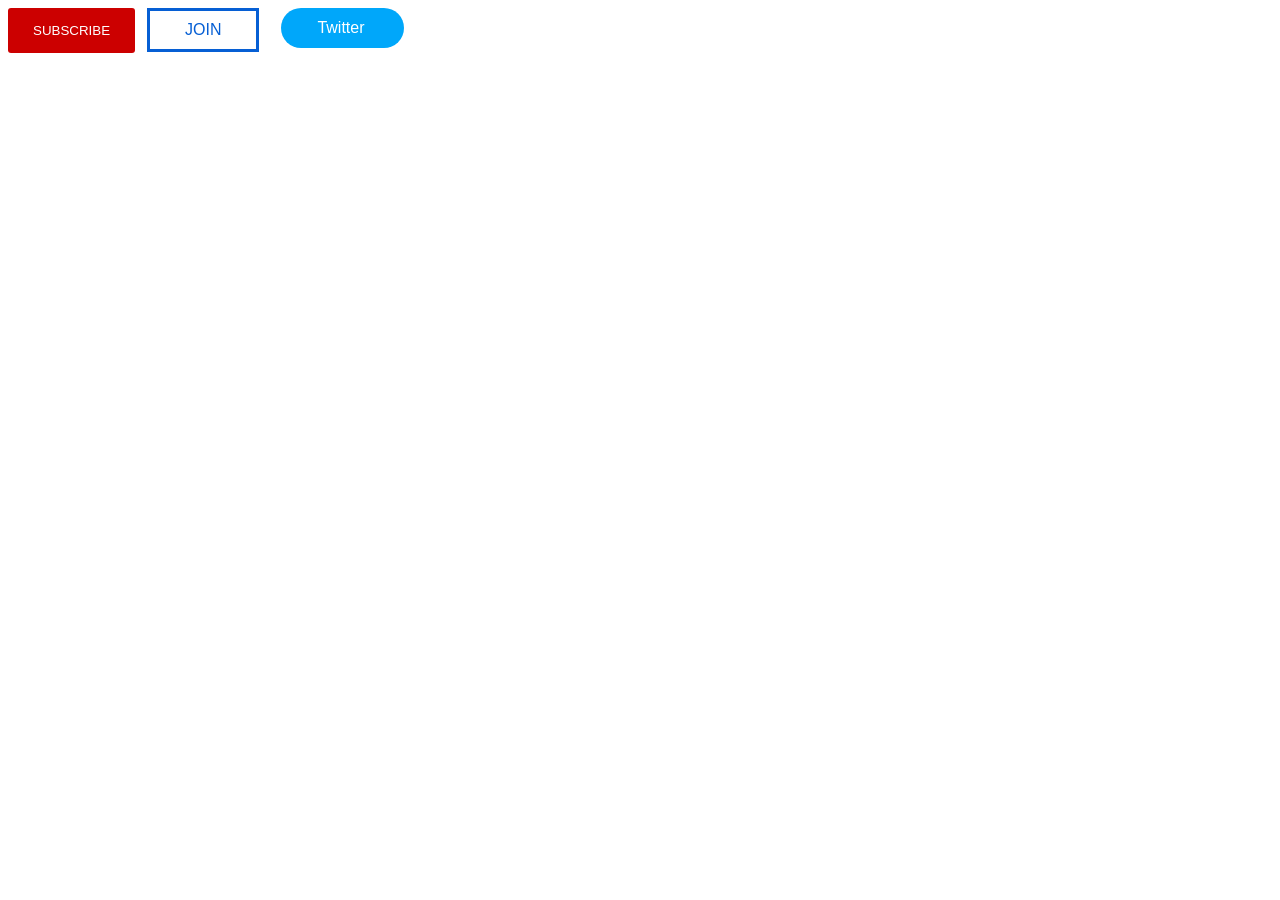
<file: buttons.html>
<!DOCTYPE html>
<html>
  <head>
    <title>Button work</title>
    <link rel="stylesheet" href="buttonstyle.css">
  </head>
  <body>
    <button class="Subscribe-button">
    SUBSCRIBE
    </button>
<button class="Join-button">
    JOIN
 </button>
 <button class="twitter-button">
    Twitter
</button>

  </body>
</html>
</file>
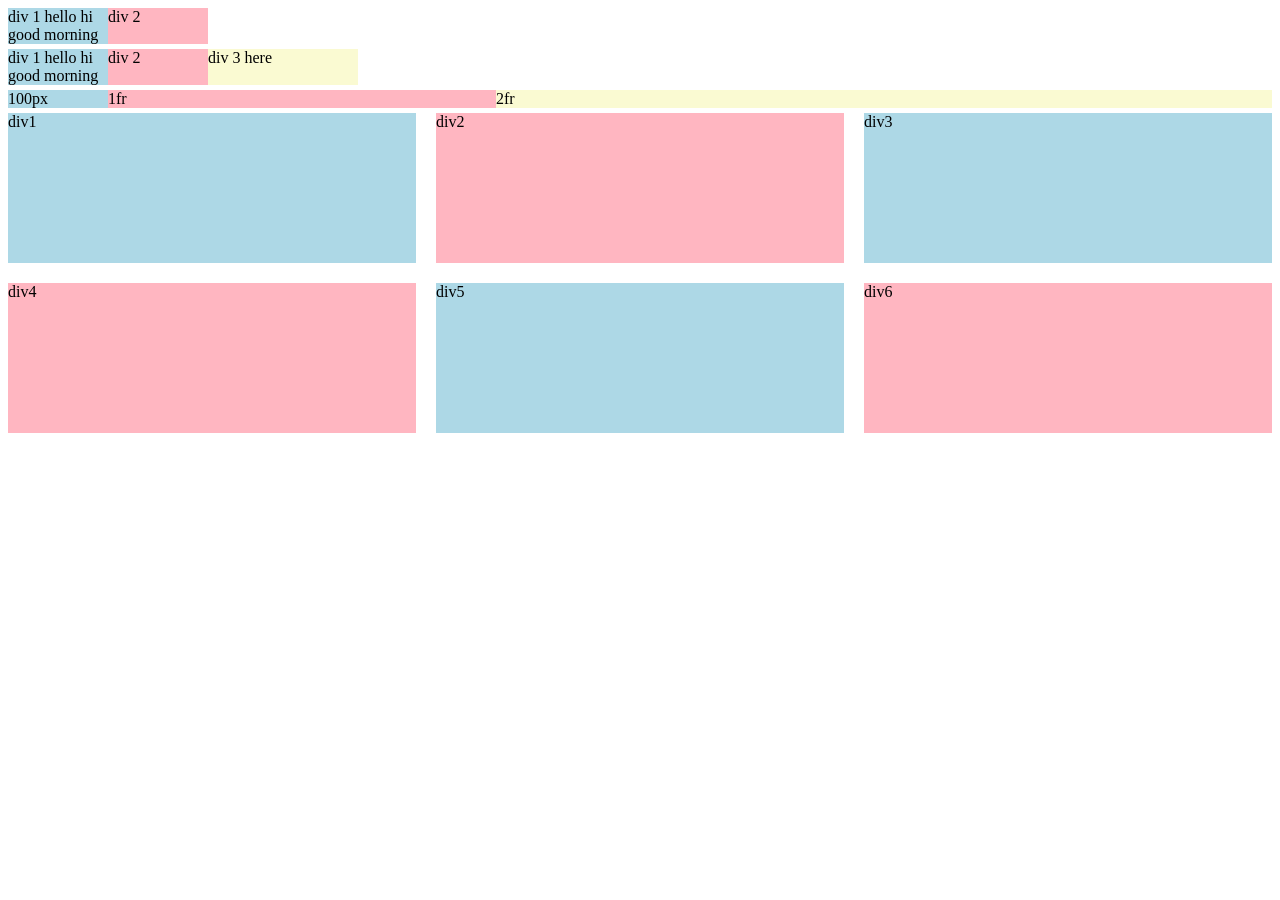
<file: grid.html>
<!DOCTYPE html>
<html>
    <head>
        <title>Grid Practice</title>
    </head>

    <body>
        <div style="
            display: grid;
            grid-template-columns: 100px 100px;
            ">
            <div style="background-color:lightblue;">div 1 hello hi good morning</div>
            <div style="background-color:lightpink;">div 2</div>
        </div>

        <div style="
            margin-top: 5px;
            display: grid;
            grid-template-columns: 100px 100px 150px;
            ">
           <div style="background-color:lightblue;">div 1 hello hi good morning</div>
            <div style="background-color:lightpink;">div 2</div>
            <div style="background-color:lightgoldenrodyellow ;">div 3 here</div>
        </div>

          <div style="
            margin-top: 5px;
            display: grid;
            grid-template-columns: 100px 1fr 2fr;
            ">
           <div style="background-color:lightblue;">100px </div>
            <div style="background-color:lightpink;">1fr</div>
            <div style="background-color:lightgoldenrodyellow ;">2fr</div>
        </div>

         <div style="
            margin-top: 5px;
            display: grid;
            grid-template-columns: 1fr 1fr 1fr;
            column-gap: 20px;
            row-gap: 20px;
            ">
           <div style="background-color:lightblue;height: 150px;">div1</div>
            <div style="background-color:lightpink;height: 150px;">div2</div>
            <div style="background-color:lightblue;height: 150px;">div3</div>
            <div style="background-color:lightpink;height: 150px;">div4</div>
            <div style="background-color:lightblue;height: 150px;">div5</div>
            <div style="background-color:lightpink;height: 150px;">div6</div>
        </div>
    </body>
</html>
</file>
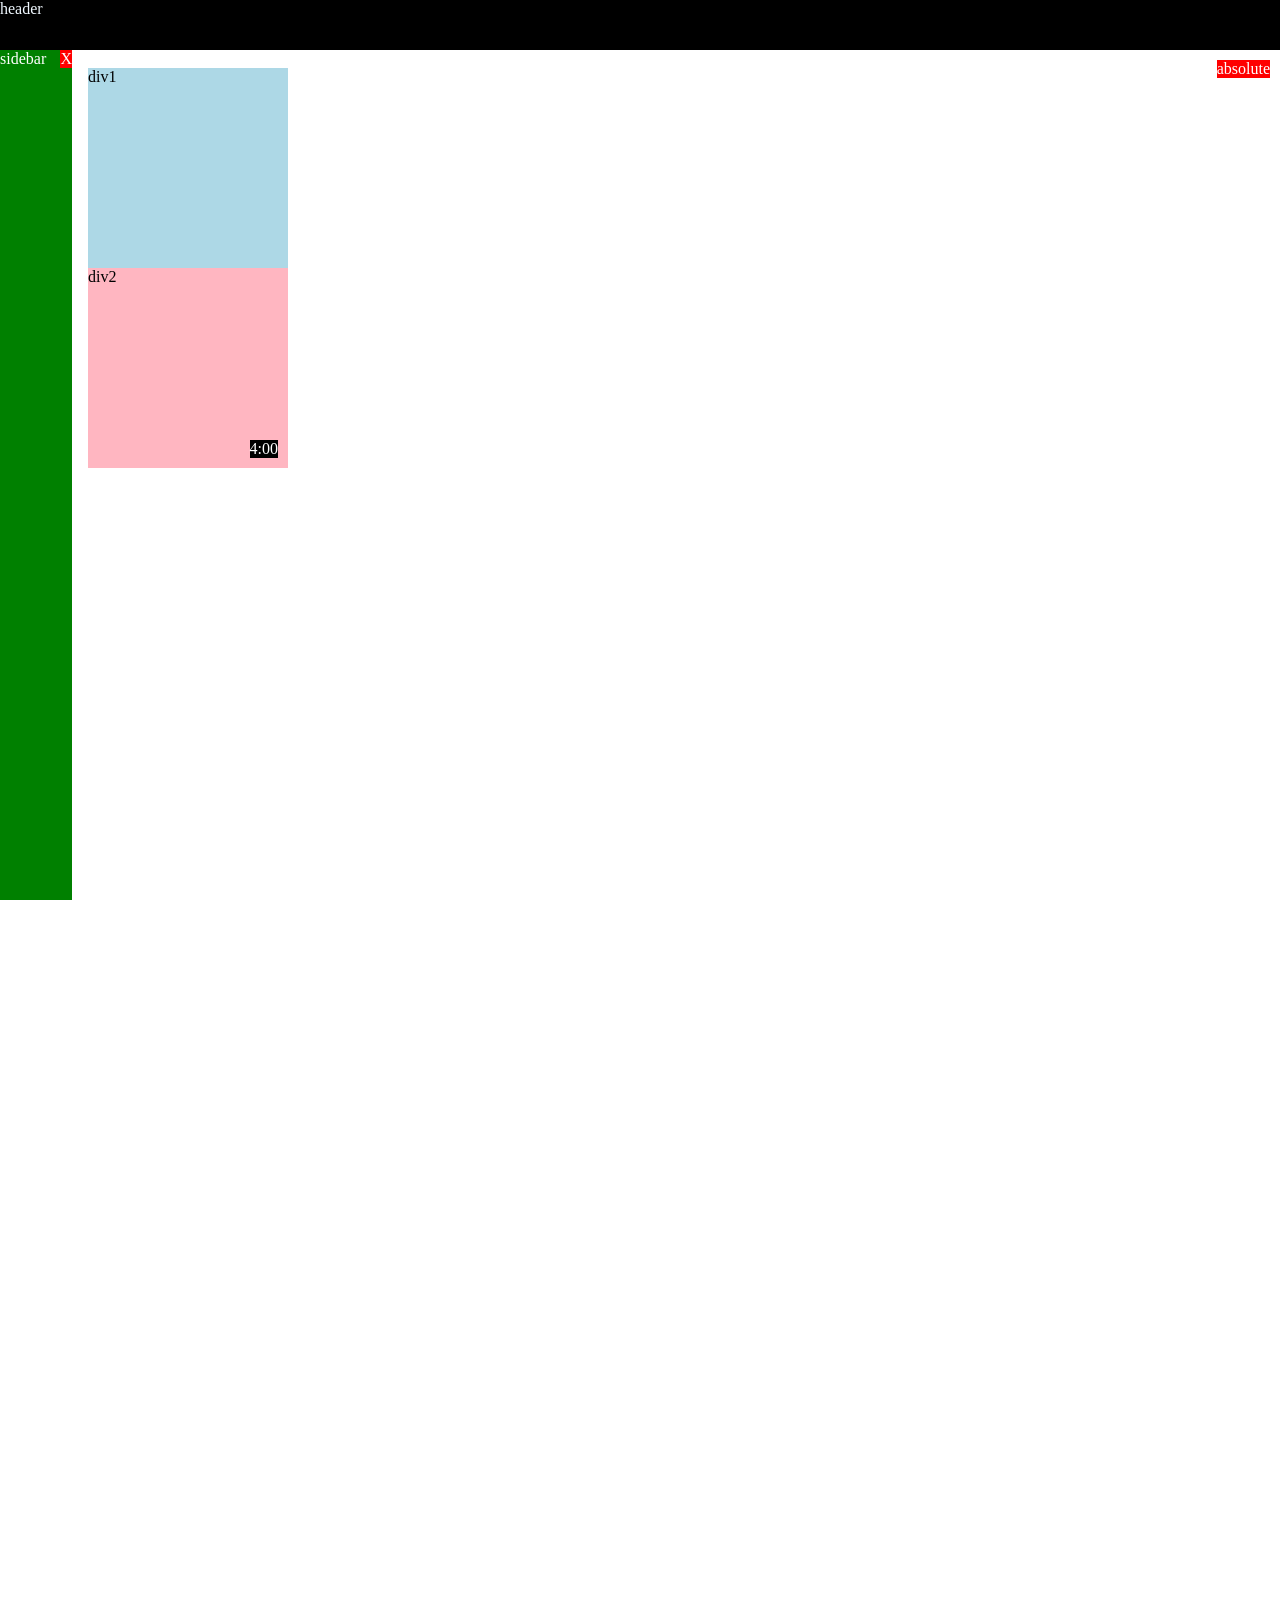
<file: position.html>
<!DOCTYPE html>
<html>
    <head>
        <title>position html</title>
    </head>
    <body style="height: 4000px;
    padding-top: 60px;
    padding-left:80px;">
        <div style="
            background-color:black ;
            color: aliceblue;
            position: fixed;
            top:0;
            left: 0;
            right:0;
            height: 50px;
            ">header</div>

            <div style="
            background-color: green;
            color: white;
            position: fixed;
            top: 50px;
            bottom: 0;
            left: 0;
           width: 72px;
            ">
                sidebar
                 <div style="
            position: absolute;
            background-color: red;
            color: white;
            right: 0px;
            top: 0px;
            ">
               X
            </div>
            </div>
            
            <div style="
            position: absolute;
            background-color: red;
            color: white;
            right: 10px;
            top: 60px;
            ">
                absolute
            </div>

        <div style="
            background-color: lightblue;
            width: 200px;
            height: 200px;
            position: static;
           ">div1</div>

        <div style="
            background-color: lightpink;
            width: 200px;
            height: 200px;
            position: relative;
            ">div2
             <div style="
            position: absolute;
            background-color: black;
            color: white;
            right: 10px;
            bottom: 10px;
            ">
                4:00
            </div>
        </div>

            
    </body>
</html>
</file>
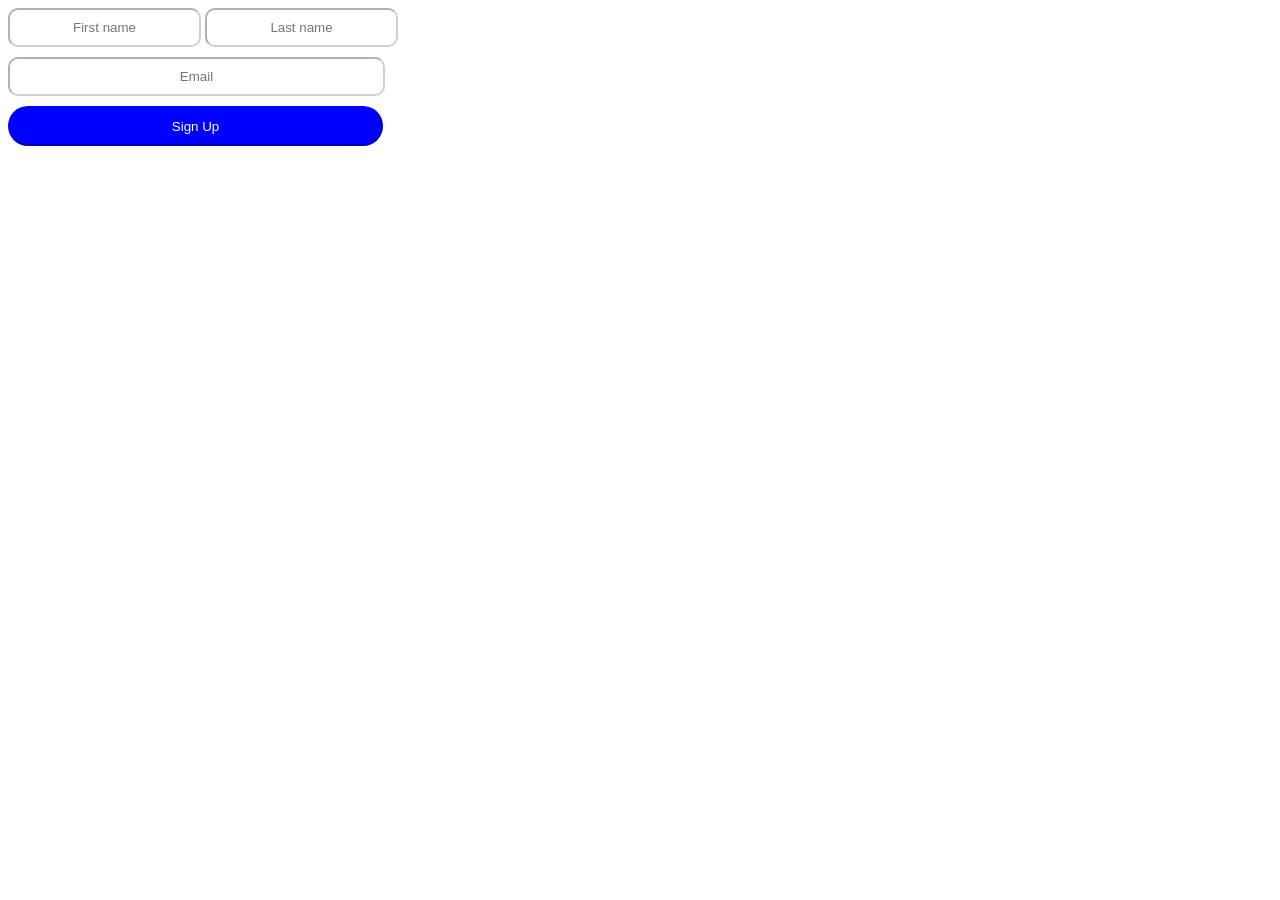
<file: signupform.html>
<!DOCTYPE html>
<head>
    <title>Sign Up</title>
    <style>
        .firstname, .lastname{
            text-align: center;
            padding: 10px;
            border-radius: 10px;
            border-color: rgba(128, 128, 128, 0.368);
        }
        .email{
            display: block;
            margin-top: 10px;
           
            padding: 10px;
            border-radius: 10px;
            border-color: rgba(128, 128, 128, 0.368);
            width: 353px;
             text-align: center;
             
        }
        .Signup-button{
            margin-top: 10px;
            color: white;
            background-color: blue;
            width: 375px;
            height: 40px;
            border-radius: 20px;
            text-align: center;
            border-color: blue;
        }

    </style>
</head>
<body>
<input class="firstname" type="text" placeholder="First name">
<input class="lastname" type="text" placeholder="Last name">
<input class="email" type="text" placeholder="Email">
<button class="Signup-button">
    Sign Up
</button>
</body>
</file>
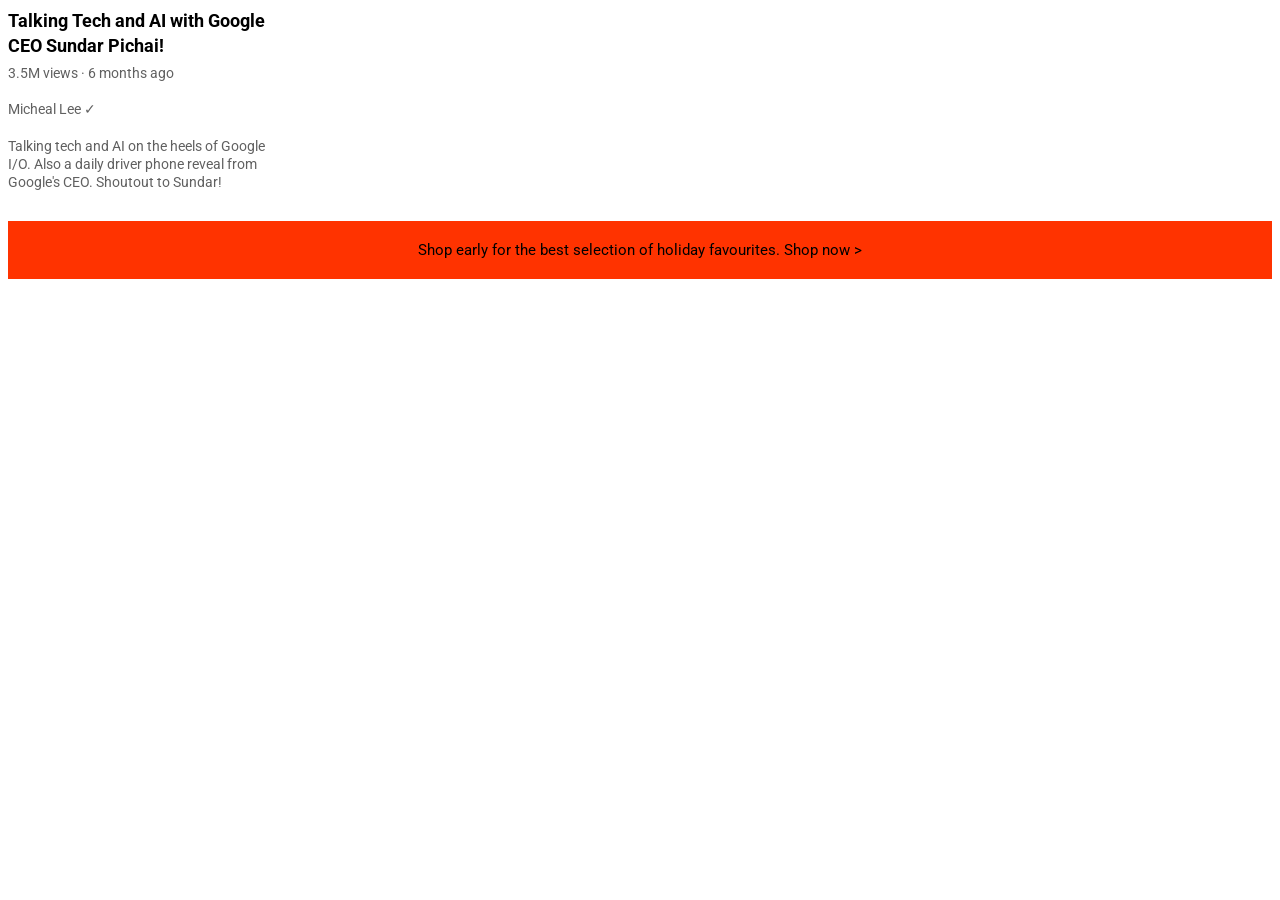
<file: textstyles.html>
<!DOCTYPE html>
<html>
    
    <head>
        <title>Textstyle</title>
       <link rel="preconnect" href="https://fonts.googleapis.com">
<link rel="preconnect" href="https://fonts.gstatic.com" crossorigin>
<link href="https://fonts.googleapis.com/css2?family=Roboto:ital,wght@0,100..900;1,100..900&display=swap" rel="stylesheet">

         <link rel="stylesheet" href="textstylee.css">
</head>
    <body>
<p class="video-title">Talking Tech and AI with Google CEO Sundar Pichai!</p>
<p class="view-dot">3.5M views &#183; 6 months ago </p>
<p class="video-man">Micheal Lee &#10003;</p>
<p class="para-tech">
    Talking tech and AI on the heels of Google I/O. Also a daily driver phone reveal from Google's CEO. Shoutout to Sundar!
</p>
<p class="apple-text">
    Shop early for the best selection of holiday favourites. <span class="span-text">Shop now &#62;</span> 
</p>
</body>
</html>
</file>
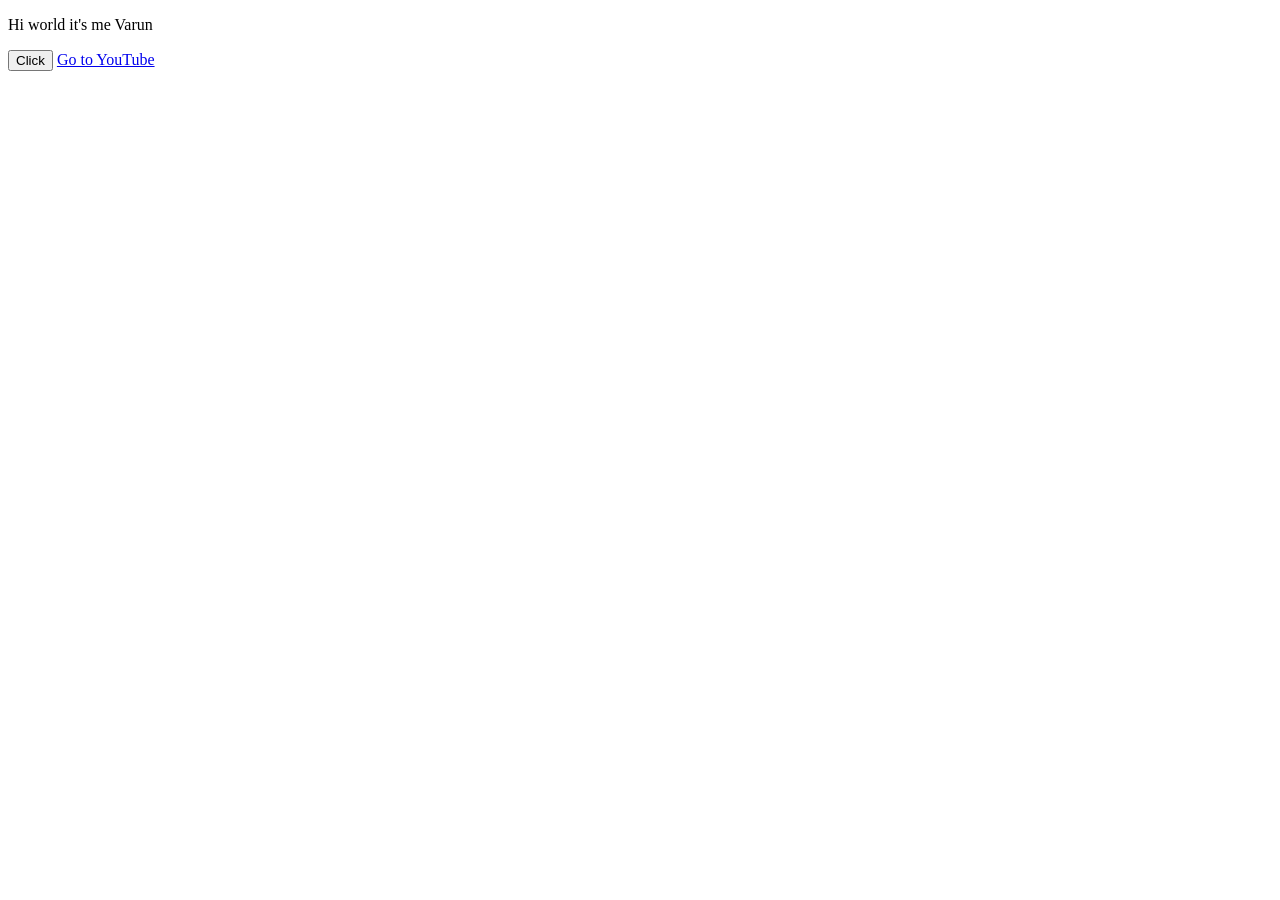
<file: website.html>
<!DOCTYPE html>
<html>
    <head>
        <title>
            My project
        </title>
    </head>
    <body>
        <p>
            Hi world it's me Varun
        </p>
        <button >
            Click
        </button>
        <a href="https://youtube.com/" target="_blank">
            Go to YouTube
        </a>
    </body>
</html>
</file>
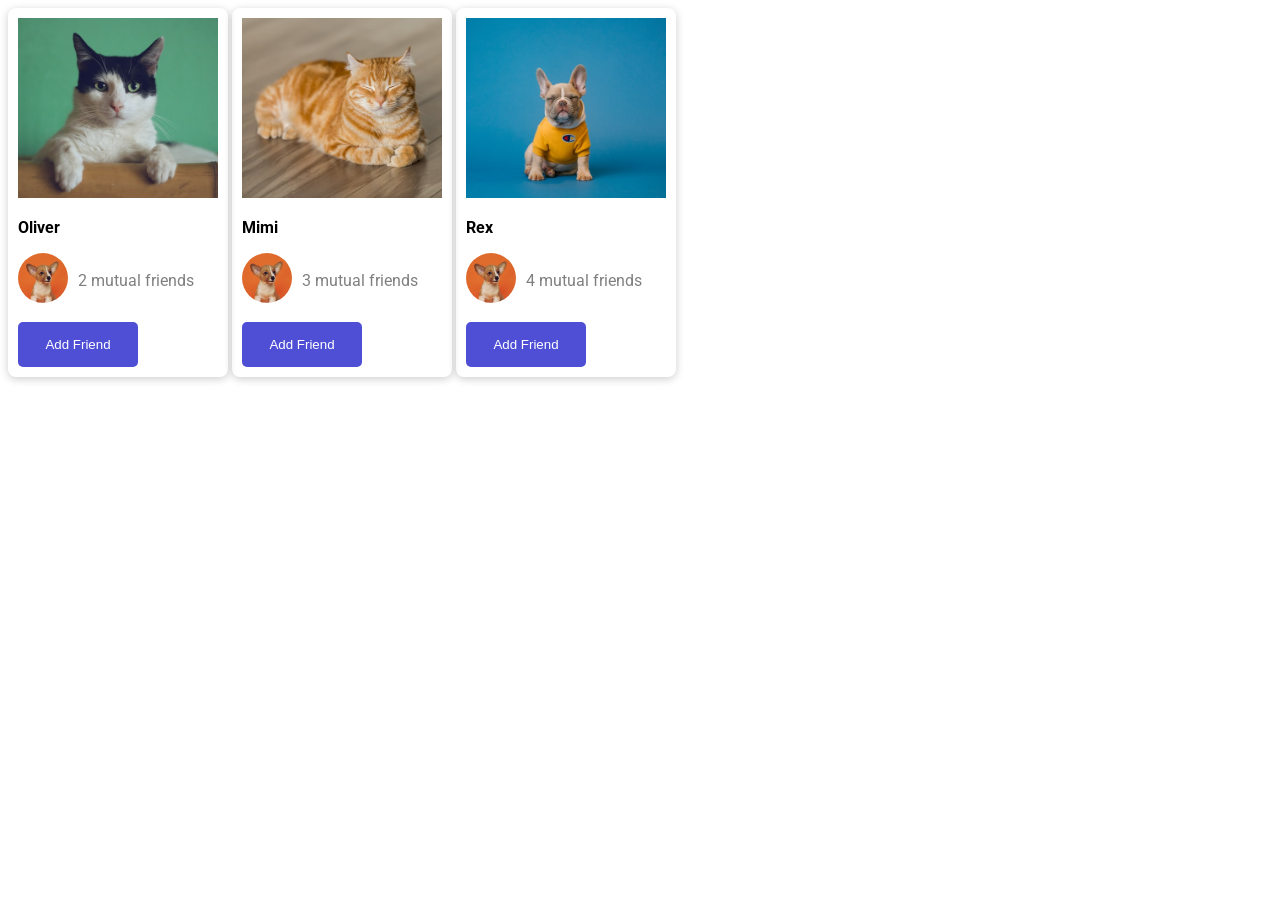
<file: CSSgrids/grid_div.html>
<!DOCTYPE html>
<html>
    <head>
        <title>facebook</title>
    <link rel="preconnect" href="https://fonts.googleapis.com">
    <link rel="preconnect" href="https://fonts.gstatic.com" crossorigin>
    <link href="https://fonts.googleapis.com/css2?family=Roboto:wght@400;500;700&display=swap" rel="stylesheet">


        <style>
            .cat{
                display: inline-block;
                width: 200px;
              padding: 10px;
              border-radius: 8px;
              box-shadow: 0 2px 8px rgba(0, 0, 0, 0.2);
            }

            .cat img{
                width: 200px;
                height:180px;
                object-fit: cover;
            }

            .mutual-dog img{
                width:50px;
                height: 50px;
                border-radius: 50%;
                
            }

           .dog-mutual-row{
            display: grid;
            grid-template-columns: 50px 1fr;
            align-items: center;
            column-gap: 10px;
            margin-bottom: 15px;
           }

           .mutual-text{
            font-family: Roboto,Arial;
            color: gray;
           }

           .button-class{
            color: white;
            background-color: rgba(64, 64, 211, 0.918);
            width: 120px;
            height: 45px;
            border-width: 0px;
            border-radius: 5px;
            opacity: 500;
            cursor: pointer;
           }

           .button-class:hover{
            width: 122px;
            height: 46px;
            background-color: rgb(76, 0, 255);

           }
           
        </style>

    </head>

    <body>
        <div class="grid-head">
        <div class="cat">
           <div>
            <img src="cat.jpg">
           </div> 

           <div class="fb-info">
            <div style="
                font-weight: bolder;
                font-family: Roboto,Arial;
                ">
             <p>Oliver</p>
             </div>
             <div class="dog-mutual-row">
                <div class="mutual-dog"><img src="dog2.jpg"></div>
                <div class="mutual-text"><p>2 mutual friends</p></div>
             </div>
           <button class="button-class">Add Friend</button>
           </div>
           
           </div>


           <div class="cat">
           <div>
            <img src="cat2.jpg">
           </div> 

           <div class="fb-info">
            <div style="
                font-weight: bolder;
                font-family: Roboto,Arial;
                ">
             <p>Mimi</p>
             </div>
             <div class="dog-mutual-row">
                <div class="mutual-dog"><img src="dog2.jpg"></div>
                <div class="mutual-text"><p>3 mutual friends</p></div>
             </div>
           <button class="button-class">Add Friend</button>
           </div>
           
           </div>

           
           <div class="cat">
           <div>
            <img src="dog.jpg">
           </div> 

           <div class="fb-info">
            <div style="
                font-weight: bolder;
                font-family: Roboto,Arial;
                ">
             <p>Rex</p>
             </div>
             <div class="dog-mutual-row">
                <div class="mutual-dog"><img src="dog2.jpg"></div>
                <div class="mutual-text"><p>4 mutual friends</p></div>
             </div>
           <button class="button-class">Add Friend</button>
           </div>
           
           </div>
        </div>

    </body>
</html>
</file>
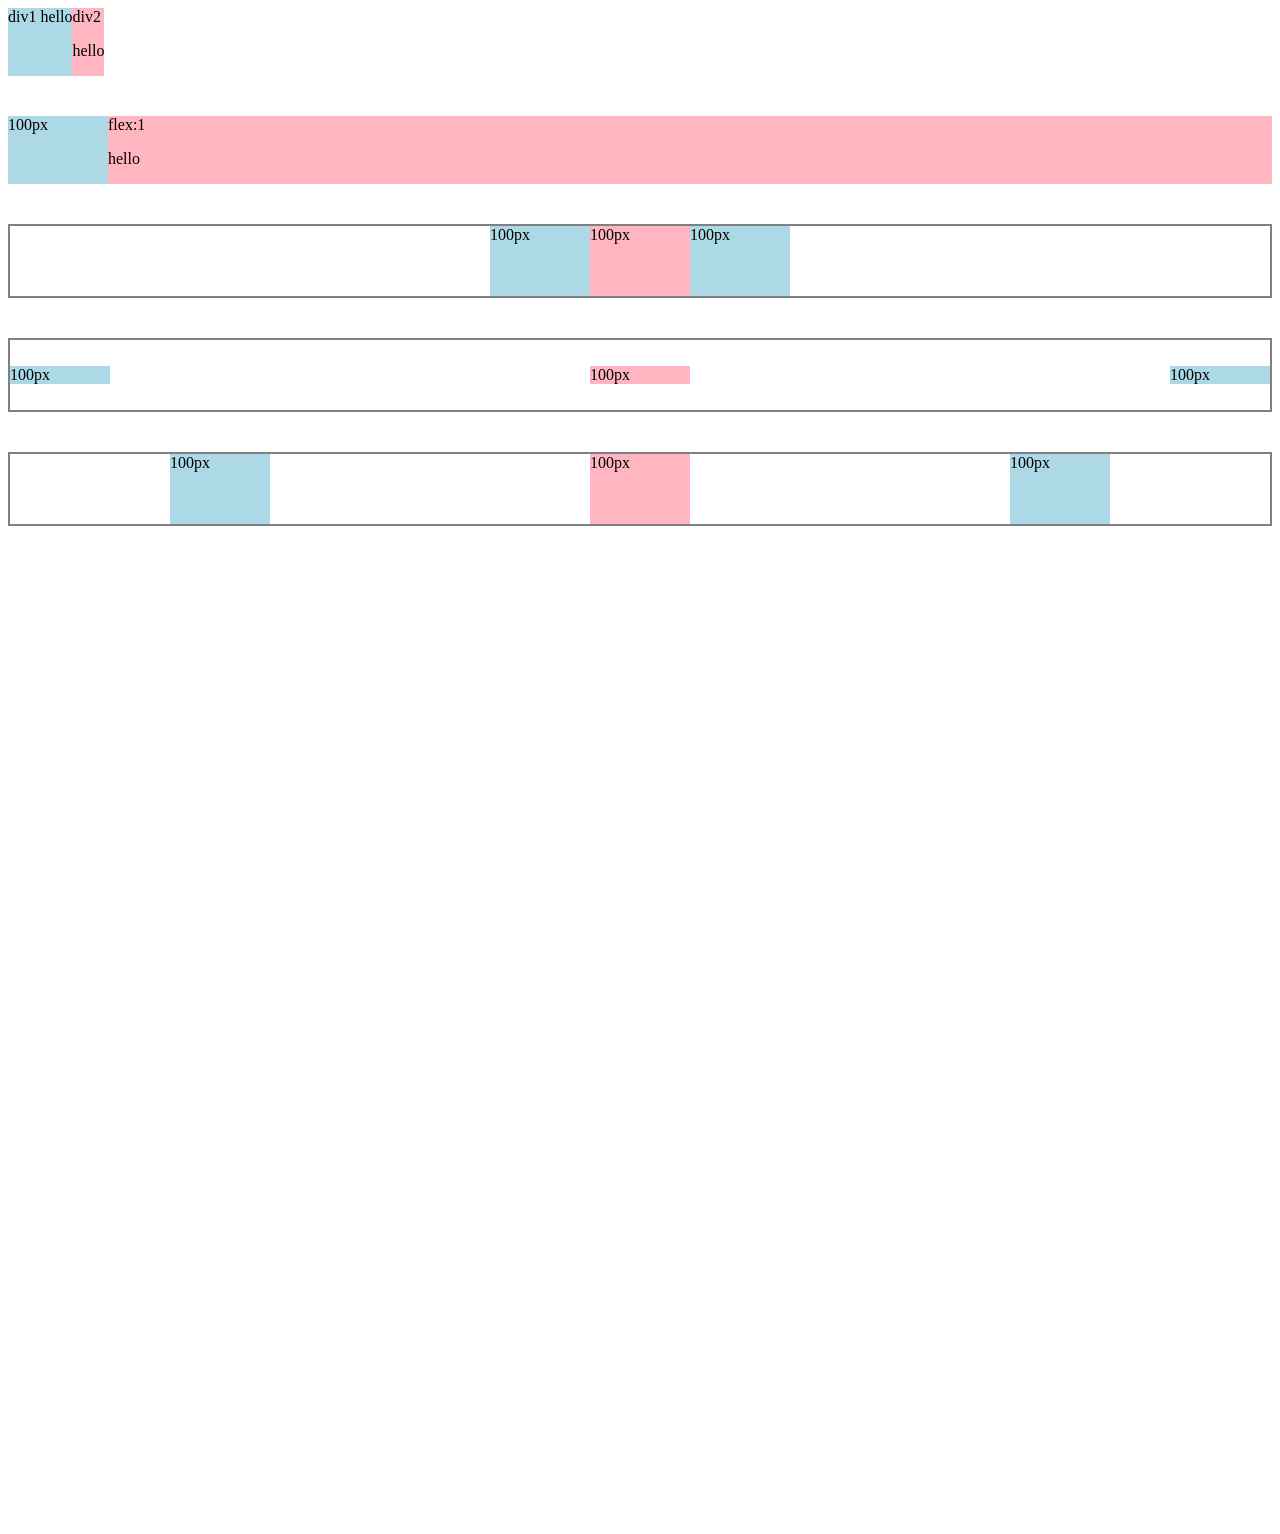
<file: Flexbox/flex.html>
<!DOCTYPE html>
<html>
    <head>
        <title>Flexbox practice</title>
    </head>
    <body style="padding-bottom: 1000px;">
        <div style="
        display: flex;
        flex-direction: row;
        ">
            <div style="
           background-color:lightblue; ">div1 hello</div>
        <div style="
        background-color: lightpink;">div2 <p>hello</p></div>
        </div>
        
        <div style="
        margin-top: 40px;
        display: flex;
        flex-direction: row;
        ">
            <div style="
           background-color:lightblue; 
           width: 100px;">100px</div>
        <div style="
        background-color: lightpink;
        flex: 1;">flex:1 <p>hello</p></div>
        </div>

        
         <div style="
         height: 70px;
         border-width: 2px;
         border-style: solid;
         border-color: gray;
        margin-top: 40px;

        display: flex;
        flex-direction: row;
        justify-content:center;
        ">
         <div style="
           background-color:lightblue; 
           width: 100px;">100px</div>

            <div style="
           background-color:lightpink; 
           width: 100px;">100px</div>

            <div style="
           background-color:lightblue; 
           width: 100px;">100px</div>
         </div>


         <div style="
         height: 70px;
         border-width: 2px;
         border-style: solid;
         border-color: gray;
        margin-top: 40px;

        display: flex;
        flex-direction: row;
        justify-content:space-between;
        align-items: center;
        ">
         <div style="
           background-color:lightblue; 
           width: 100px;">100px</div>

            <div style="
           background-color:lightpink; 
           width: 100px;">100px</div>

            <div style="
           background-color:lightblue; 
           width: 100px;">100px</div>
         </div>

          <div style="
         height: 70px;
         border-width: 2px;
         border-style: solid;
         border-color: gray;
        margin-top: 40px;

        display: flex;
        flex-direction: row;
        justify-content: space-around;
        ">
         <div style="
           background-color:lightblue; 
           width: 100px;">100px</div>

            <div style="
           background-color:lightpink; 
           width: 100px;">100px</div>

            <div style="
           background-color:lightblue; 
           width: 100px;">100px</div>
         </div>
    </body>
</html>
</file>
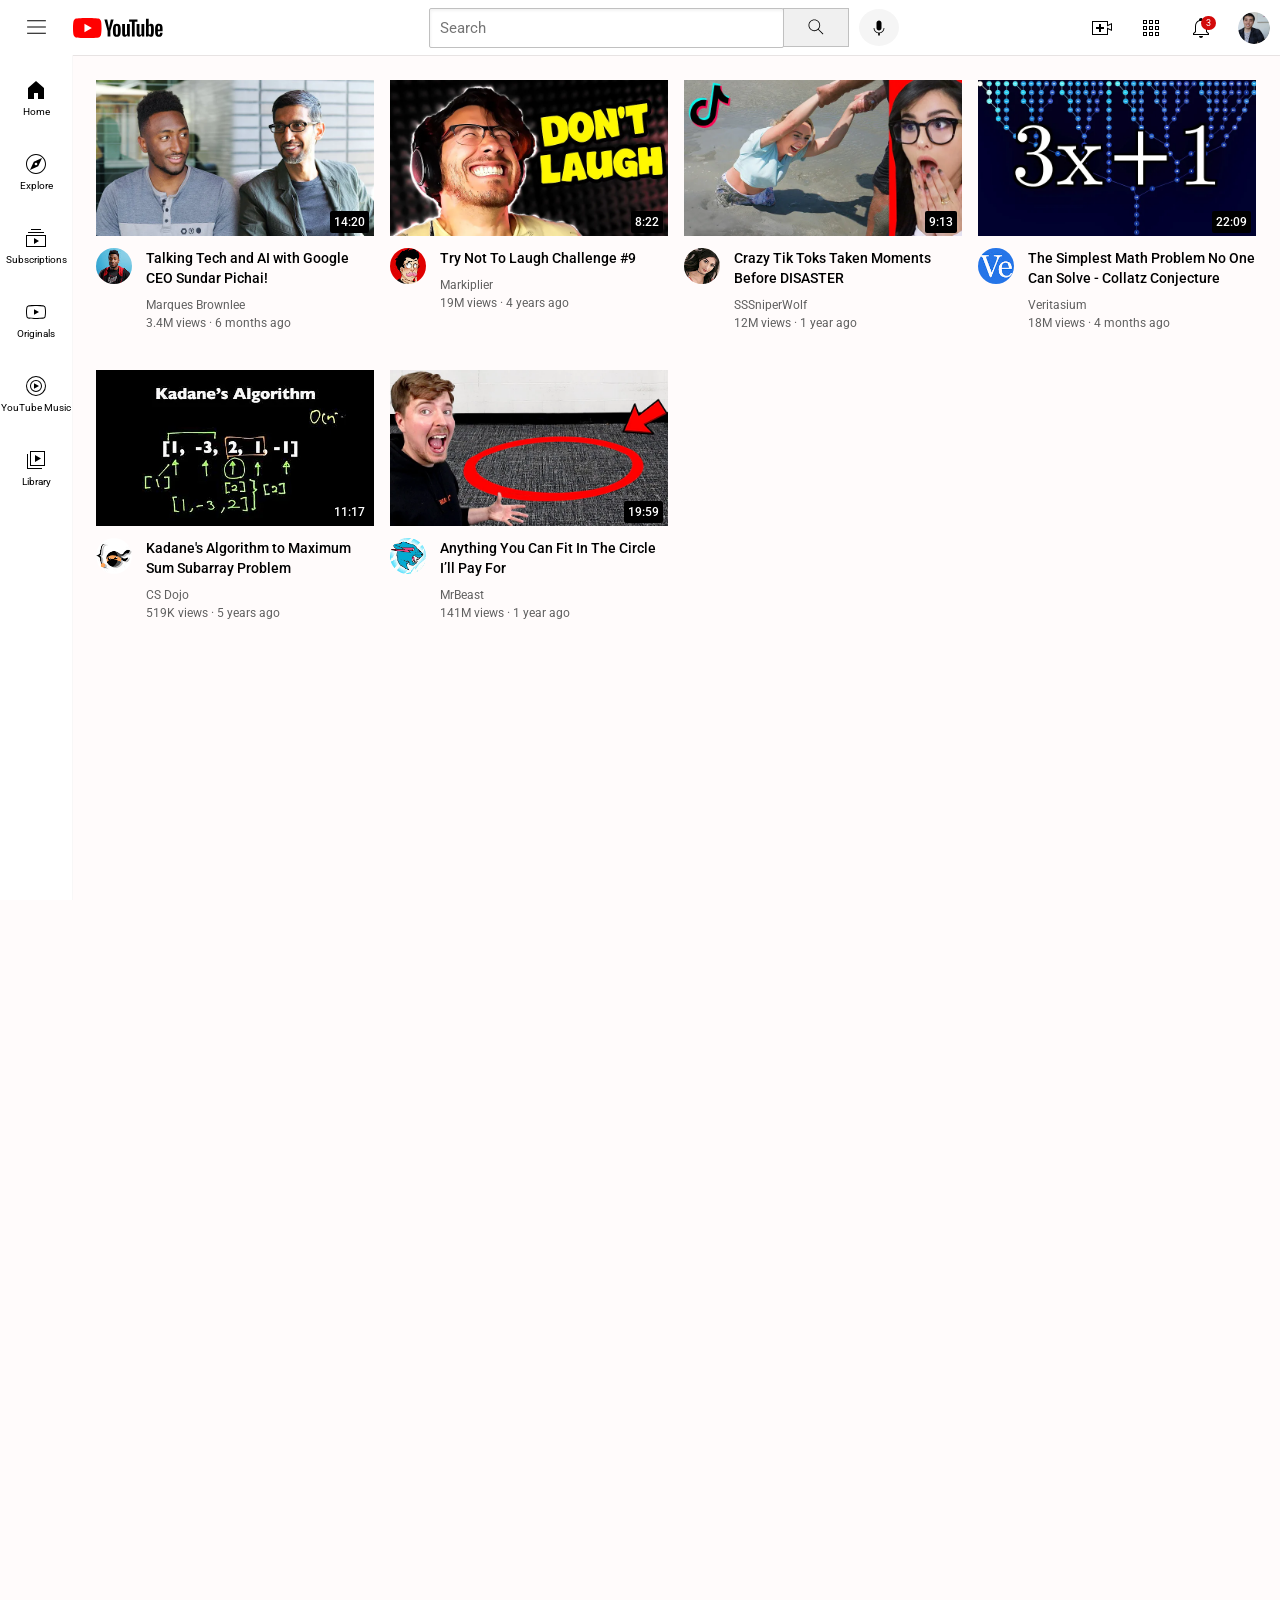
<file: youtube 2.0/youtube.html>
<!DOCTYPE html>
<html>
    <head>
        <title>Youtube.com clone</title>

    <link rel="preconnect" href="https://fonts.googleapis.com">
    <link rel="preconnect" href="https://fonts.gstatic.com" crossorigin>
    <link href="https://fonts.googleapis.com/css2?family=Roboto:wght@400;500;700&display=swap" rel="stylesheet">

    <link rel="stylesheet" href="youtubeStyles/video.css">
     <link rel="stylesheet" href="youtubeStyles/general.css">
      <link rel="stylesheet" href="youtubeStyles/header.css">
        <link rel="stylesheet" href="youtubeStyles/sidebar.css">
    </head>
    <body style="height: 2000px;">
     <header class="header">
         
          <div class="left-sec">
               <img class="hamburger-menu" src="icons/hamburger-menu.svg" >
               <img class="logo-menu" src="icons/youtube-logo.svg" >
          </div>

           <div class="middle-sec">
                <input class="search-bar" type="text" placeholder="Search">
                <button class="search-button">
                    <img class="search-icon" src="icons/search.svg">
                    <div class="tooltip">Search</div>
               </button>
                <button class="voice-button">
                    <img class="voice-icon" src="icons/voice-search-icon.svg">
                    <div class="tooltip">Search with your voice</div>
               </button>
          </div>
          
           <div class="right-sec">
               <div class="upload-container">
                    <img class="upload-icon" src="icons/upload.svg">
                    <div class="tooltip">Create</div>
               </div>
               <div class="apps-container">
                    <img class="apps-icon" src="icons/youtube-apps.svg">
                    <div class="tooltip">YouTube apps</div>
               </div>
              <div class="notify-container">
                   <img class="notify-icon" src="icons/notifications.svg">
                   <div class="notify-count">3</div>
                   <div class="tooltip">Notifications</div>
              </div>
              <img class="channel-icon" src="icons/my-channel.jpeg">
           </div>
         
     </header>

     <nav class="sidebar">
          <div class="sidebar-link">
               <img src="icons/home.svg">
               <div>Home</div>
          </div>
          <div class="sidebar-link">
               <img src="icons/explore.svg">
               <div>Explore</div>
          </div>
          <div class="sidebar-link">
               <img src="icons/subscriptions.svg">
               <div>Subscriptions</div>
          </div>
          <div class="sidebar-link">
               <img src="icons/originals.svg">
               <div>Originals</div>
          </div>
          <div class="sidebar-link">
               <img src="icons/youtube-music.svg">
               <div>YouTube Music</div>
          </div>
          <div class="sidebar-link">
               <img src="icons/library.svg">
               <div>Library</div>
          </div>
     </nav>
         
     <main><div class="video-grid">
        <div class="video-preview">

        <div class="thumbnail-row">
            <img class="thumbnail" src="thumbnail-1.webp">
            <div class="video-time">14:20</div>
        </div>

       <div class="video-info-grid">
            <div class="channel-pic">
                 <img class="pic" src="channel-1.jpeg">
            </div>

            <div class="video-info">
                 <p class="video-title">
            Talking Tech and AI with Google CEO Sundar Pichai!
                 </p>
                  <p class="video-author">
            Marques Brownlee
                  </p>
                   <p class="video-stats">
            3.4M views · 6 months ago
                   </p>
            </div>
       </div>
    </div>

       
    
   <div class="video-preview">

        <div class="thumbnail-row">
            <img class="thumbnail" src="thumbnail-2.webp">
             <div class="video-time">8:22</div>
        </div>

       <div class="video-info-grid">
            <div class="channel-pic">
                 <img class="pic" src="channel-2.jpeg">
            </div>

            <div class="video-info">
                 <p class="video-title">
            Try Not To Laugh Challenge #9
                 </p>
                  <p class="video-author">
            Markiplier
                  </p>
                   <p class="video-stats">
            19M views · 4 years ago
                   </p>
            </div>
       </div>
    </div>

       <div class="video-preview">

        <div class="thumbnail-row">
            <img class="thumbnail" src="thumbnail-3.webp">
             <div class="video-time">9:13</div>
        </div>

       <div class="video-info-grid">
            <div class="channel-pic">
                 <img class="pic" src="channel-3.jpeg">
            </div>

            <div class="video-info">
                 <p class="video-title">
            Crazy Tik Toks Taken Moments Before DISASTER
                 </p>
                  <p class="video-author">
            SSSniperWolf
                  </p>
                   <p class="video-stats">
            12M views · 1 year ago
                   </p>
            </div>
       </div>
    </div>

       
    
   <div class="video-preview">

        <div class="thumbnail-row">
            <img class="thumbnail" src="thumbnail-4.webp">
             <div class="video-time">22:09</div>
        </div>

       <div class="video-info-grid">
            <div class="channel-pic">
                 <img class="pic" src="channel-4.jpeg">
            </div>

            <div class="video-info">
                 <p class="video-title">
            The Simplest Math Problem No One Can Solve - Collatz Conjecture
                 </p>
                  <p class="video-author">
          Veritasium
                  </p>
                   <p class="video-stats">
           18M views · 4 months ago
                   </p>
            </div>
       </div>
    </div>

    <div class="video-preview">

        <div class="thumbnail-row">
            <img class="thumbnail" src="thumbnail-5.webp">
             <div class="video-time">11:17</div>
        </div>

       <div class="video-info-grid">
            <div class="channel-pic">
                 <img class="pic" src="channel-5.jpeg">
            </div>

            <div class="video-info">
                      <p class="video-title">
            Kadane's Algorithm to Maximum Sum Subarray Problem
                 </p>
                  <p class="video-author">
           CS Dojo
                  </p>
                   <p class="video-stats">
            519K views · 5 years ago
                   </p>
            </div>
       </div>
    </div>

       
    
   <div class="video-preview">

        <div class="thumbnail-row">
            <img class="thumbnail" src="thumbnail-6.webp">
             <div class="video-time">19:59</div>
        </div>

       <div class="video-info-grid">
            <div class="channel-pic">
                 <img class="pic" src="channel-6.jpeg">
            </div>

            <div class="video-info">
                 <p class="video-title">
           Anything You Can Fit In The Circle I’ll Pay For
                 </p>
                  <p class="video-author">
            MrBeast
                  </p>
                   <p class="video-stats">
            141M views · 1 year ago
                   </p>
            </div>
       </div>
    </div>
       </div></main>
       
       

    </body>
</html>
</file>
<file: buttonstyle.css>
.Subscribe-button{
        background-color: rgb(204, 0, 0);
        color:white;
        border: none;
        /* height: 35px;
        width: 150px; */
        border-radius: 3px;
        cursor: pointer;
        transition: background-color 1s;
       padding-bottom: 15px;
       padding-top: 15px;
       padding-left: 25px;
       padding-right: 25px;
       vertical-align: top;
    }
     .Join-button{
        background-color: rgb(255, 255, 255);
        color:rgb(6, 95, 212);
        border:3px solid;
        border-color:rgb(6, 95, 212) ;
        /* height: 50px;
        width: 150px; */
        font-size: medium;
        cursor: pointer;
        margin-left: 8px;
        margin-right: 18px;
         padding-bottom: 10px;
       padding-top: 10px;
       padding-left: 35px;
       padding-right: 35px;
       vertical-align: top;
    }
     
      .twitter-button{
        background-color: rgb(0, 167, 250);
        color: white;
        height: 40px;
        width: 123px;
        border-radius: 25px;
        border: none;
        font-size: medium;
        cursor: pointer;
        transition:box-shadow 1s;
        padding-left: 35px;
        padding-right: 39px;
       vertical-align: top;
        
      }

        .Subscribe-button:hover{
            background-color: rgb(103, 4, 4);
    
        }
         .Subscribe-button:active{
            background-color: rgb(25, 213, 8);
        }
       .twitter-button:hover
       {
         box-shadow: 5px 10px 20px rgba(0,0,0, 0.5);
       }
       .twitter-button:active{
        background-color: darkmagenta;
        box-shadow: 5px 10px 20px black;
       }
       .Join-button:hover{
        background-color: rgb(6, 95, 212);
        color: white;
       }
</file>
<file: textstylee.css>
p{
        font-family: roboto;
        margin-top: 0;
        margin-bottom: 0;
    }
    .video-title{
        
        font-size: 18px;
        font-weight: bold;
        width: 280px;
        line-height: 25px;
        margin-bottom: 7px;
    }
    
    .view-dot{
        font-size: 14px;
        color: rgb(96, 96, 96);
        
        margin-bottom: 20px;
        }
        .video-man{
            margin-bottom: 0;
            font-size: 14px;
             color: rgb(96, 96, 96);
             margin-bottom: 20px;
        }
        .para-tech{
            font-size: 14px;
           color: rgb(96, 96, 96); 
           width: 280px;
           line-height: 18px;
           margin-bottom: 30px;
        }
        .apple-text{
            font-size: 15px;
            background-color:rgb(255, 51, 0); 
            color: black;
            text-align: center;
            padding-top: 20px;
            padding-bottom: 20px;
            
        }
        .span-text{
            cursor: pointer;
        }
        .span-text:hover{
            text-decoration:underline ;
        }
</file>
<file: youtube 2.0/youtubeStyles/video.css>
.thumbnail{
                width: 100%;  
                                
            }
           
            
            .video-title{
                margin-top: 0;
                font-size: 14px;
                font-weight: 500;
                line-height: 20px;
                margin-bottom: 10px;
            }

            

            .video-info-grid{
                display: grid;
                grid-template-columns: 50px 1fr;
            }

       
        .pic{
               width: 36px;  
              border-radius: 50%;
           }

           .thumbnail-row{
            margin-bottom:8px ;
            position: relative;
           }

           .video-author,.video-stats{
            font-size: 12px;
            color: rgb(96,96,96);
           }

           .video-author{
            margin-bottom: 4px;
           }

           .video-grid{
                display: grid;
                grid-template-columns: 1fr 1fr 1fr;
                column-gap: 16px;
                row-gap: 40px;
                 font-family: Roboto, Arial;
            }

            @media (max-width:750px) {
                .video-grid{
                    grid-template-columns: 1fr 1fr;
                }
            }

            @media (min-width:1000px) {
                .video-grid{
                    grid-template-columns: 1fr 1fr 1fr 1fr;
                }
            }

            .video-time{
                background-color: black;
                color: white;
                position: absolute;
                right:5px;
                bottom: 7px;
                font-size: 12px;
                font-weight: 500;
                padding: 4px;
                border-radius: 2px;
            }
</file>
<file: youtube 2.0/youtubeStyles/general.css>
p{
                font-family: Roboto, Arial;
                margin-top: 0;
                margin-bottom: 0;
    }

body{
    margin: 0;
    padding-top: 80px;
    padding-left: 96px;
    padding-right: 24px;
    background-color: rgb(255, 251, 251);
}
</file>
<file: youtube 2.0/youtubeStyles/header.css>
.search-bar{
               display: block;
               /* margin-bottom: 20px; */
     }

     .header{
        height: 55px;
        display: flex;
        flex-direction: row;
        justify-content: space-between;
        position: fixed;
        top: 0;
        left: 0;
        right:0;
        background-color: white ;
        border-bottom-width: 1px;
        border-bottom-style: solid;
        border-bottom-color: rgb(231, 227, 227);
        z-index: 100;
     }

     .left-sec{
        margin-right: 70px;
        display: flex;
        align-items: center;
     }

     .hamburger-menu{
      height: 25px;
      margin-left: 24px;
     
     }

     .logo-menu{
      height: 20px;
      margin-left: 24px;
     }

     .middle-sec{
        flex: 1;
        max-width: 500px;
        display: flex;
        align-items: center;
        margin-left: 70px;
       margin-right: 35px;
     }

     .search-bar::placeholder{
      font-family: Roboto, Arial;
      font-size: 15px;
     }

     .search-bar{
      flex: 1;
      height: 36px;
      padding-left:10px ;
      font-size: 16px;
      border:1px solid rgb(192,192,192) ;
      border-radius: 2px;
      box-shadow: inset 1px 2px 3px rgba(0,0,0,0.05);
      width: 0;
     }
     .search-button{
      height:39.8px;
      width: 66px;
      background-color: rgb(240,240,240);
      border-width: 1px;
      border-style: solid;
       border-color: rgb(192,192,192);
        margin-left: -1px;
      margin-right: 10px;
     
     }

     .search-icon{
      height: 20px;
      
     
     }

     .voice-button{
      height:37px;
      width: 40px;
      border-radius: 50%;
      border-width: 0px;
      background-color: rgb(245, 245, 245);
      margin-right: 30px;
     }

     .voice-icon{
      height: 20px;
     }

      .search-button,.voice-button,.upload-container,
      .apps-container,.notify-container{
         display: flex;
         justify-content: center;
         align-items: center;
         position: relative;
         cursor: pointer;
      }

     .search-button .tooltip
     ,.voice-button .tooltip
     ,.upload-container .tooltip
     ,.apps-container .tooltip
     ,.notify-container .tooltip{
      position: absolute;
      background-color: gray;
      color: white;
      padding-bottom:4px;
      padding-top: 4px;
      padding-left: 8px;
      padding-right: 8px;
      border-radius: 2px;
      font-size: 12px;
      bottom: -30px;
      opacity: 0;
      transition: opacity 0.15s;
      pointer-events: none;
      white-space:nowrap;
      width: max-content;
      
     }

     .search-button:hover .tooltip
     ,.voice-button:hover .tooltip
     ,.upload-container:hover .tooltip
     ,.apps-container:hover .tooltip
     ,.notify-container:hover .tooltip{
      opacity: 1;
      }

     .right-sec{
        width: 180px;
        display: flex;
        align-items: center;
        justify-content: space-between;
        margin-right: 10px;
        flex-shrink: 0;
     }

     .upload-icon {
      height: 24px;
     }

     .apps-icon {
     height: 24px;
     }

     .notify-icon {
       height: 24px;
      }

      .notify-container{
         position: relative;
      }

      .notify-count{
         position: absolute;
         top: 0px;
         right: -3px;
         font-family: Roboto, Arial;
         font-size: 9px;
         padding-left:5px;
         padding-right: 5px;
         padding-bottom: 2px;
         padding-top: 2px;
         background-color: rgb(211, 9, 9);
         color: white;
         border-radius: 10px;
      }

     .channel-icon {
        height: 32px;
        border-radius: 16px;
        cursor: pointer;
      }
</file>
<file: youtube 2.0/youtubeStyles/sidebar.css>
.sidebar{
    position:fixed;
    left:0;
    bottom: 0;
    top: 55px;
    background-color: white;
    width: 72px;
    border-right-width: 1px;
    border-right-style: solid;
    border-right-color: rgb(248, 247, 247);
    z-index: 200;
    padding-top: 5px;
}

.sidebar-link{
    height: 74px;
    display: flex;
    flex-direction: column;
    justify-content: center;
    align-items: center;
    cursor: pointer;
}

.sidebar-link:hover{
    background-color: rgb(240, 238, 238);
}

.sidebar-link img{
    height: 24px;
}

.sidebar-link div{
    font-family: Roboto, Arial;
    font-size: 10px;
    margin-top: 4px;
}
</file>
